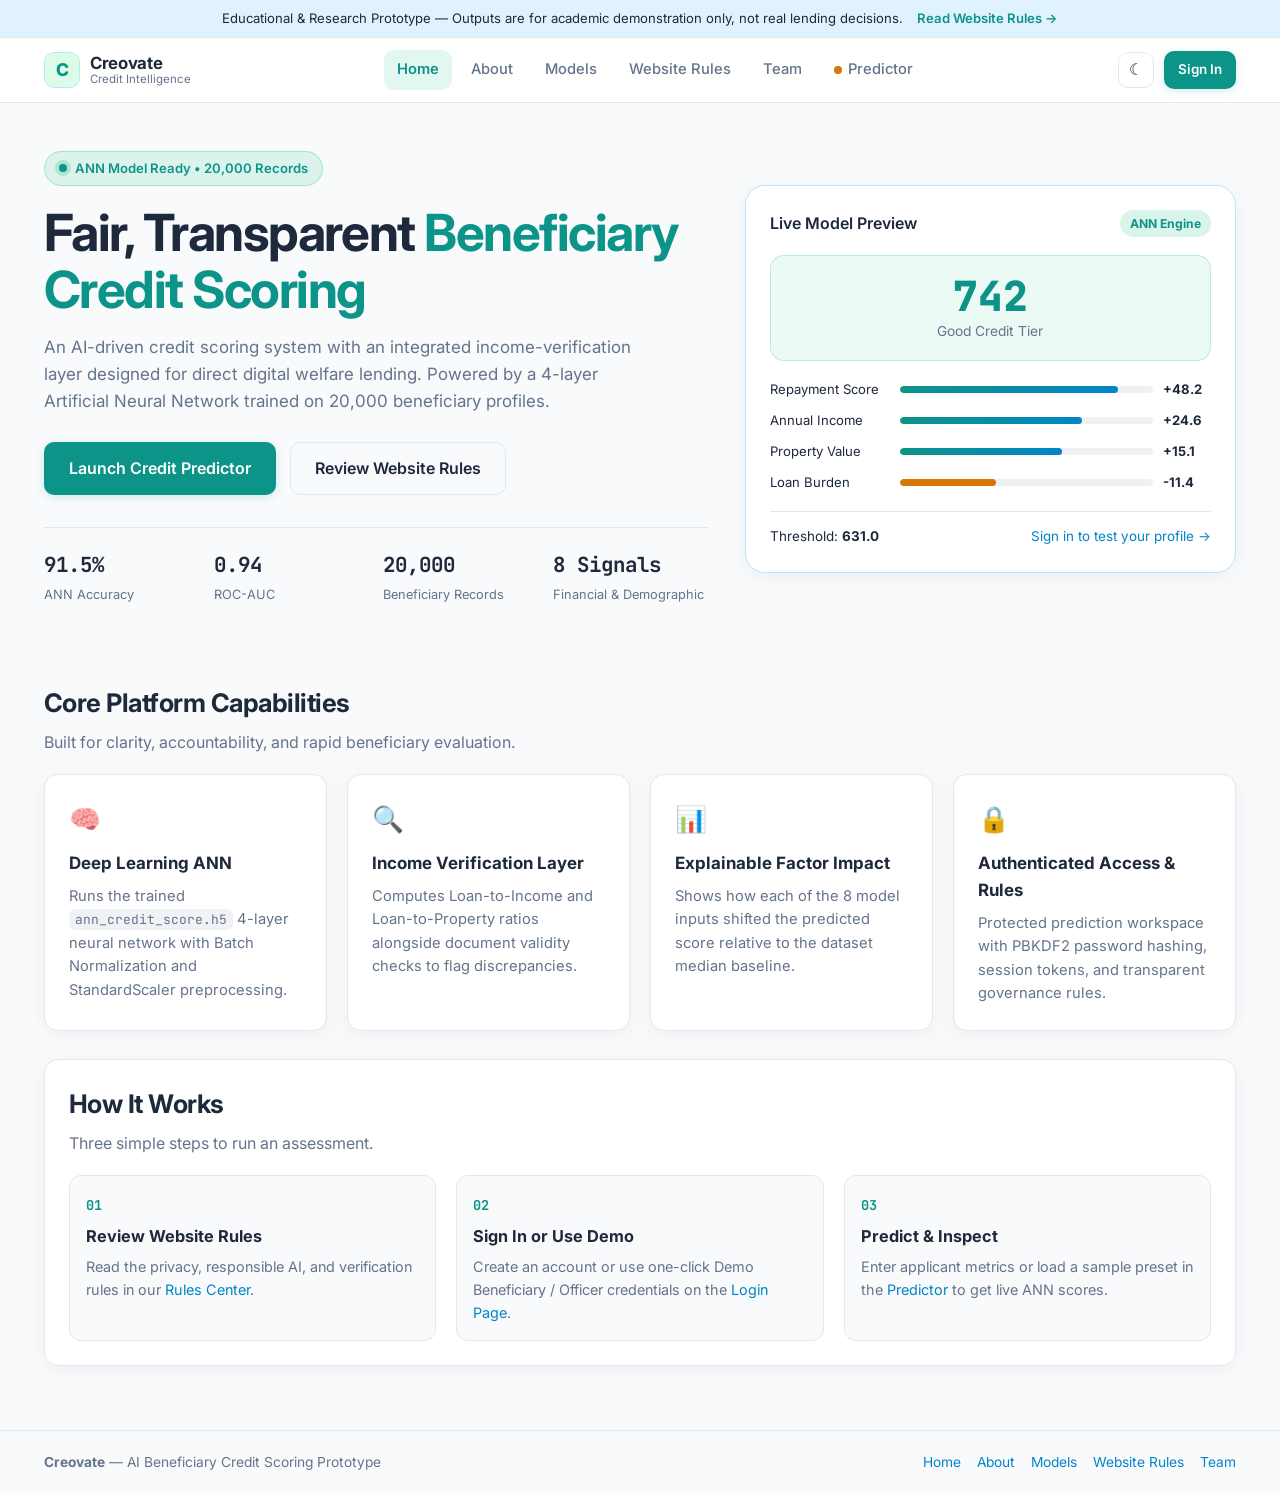
<file: index.html>
<!DOCTYPE html>
<html lang="en" data-theme="light">
<head>
  <meta charset="UTF-8" />
  <meta name="viewport" content="width=device-width, initial-scale=1.0" />
  <title>Creovate — AI Beneficiary Credit Score Predictor</title>
  <link rel="preconnect" href="https://fonts.googleapis.com" />
  <link rel="preconnect" href="https://fonts.gstatic.com" crossorigin />
  <link href="https://fonts.googleapis.com/css2?family=Inter:wght@400;500;600;700;800&family=JetBrains+Mono:wght@500;700&display=swap" rel="stylesheet" />
  <link rel="stylesheet" href="./styles.css" />
</head>
<body>
  <a class="skip-link" href="#main-content">Skip to main content</a>

  <!-- Top Educational Prototype Banner -->
  <div class="top-notice" role="region" aria-label="Prototype Notice">
    <span>Educational &amp; Research Prototype — Outputs are for academic demonstration only, not real lending decisions.</span>
    <a href="#rules" data-nav="rules">Read Website Rules &rarr;</a>
  </div>

  <!-- Sticky Navigation -->
  <header class="navbar">
    <div class="nav-inner">
      <a href="#home" class="brand" data-nav="home">
        <span class="brand-mark" aria-hidden="true">C</span>
        <span class="brand-text">
          <strong>Creovate</strong>
          <small>Credit Intelligence</small>
        </span>
      </a>

      <nav class="nav-links" id="nav-links" aria-label="Primary Navigation">
        <a href="#home" class="nav-link active" data-nav="home">Home</a>
        <a href="#about" class="nav-link" data-nav="about">About</a>
        <a href="#models" class="nav-link" data-nav="models">Models</a>
        <a href="#rules" class="nav-link" data-nav="rules">Website Rules</a>
        <a href="#team" class="nav-link" data-nav="team">Team</a>
        <a href="#predictor" class="nav-link nav-predictor" data-nav="predictor">
          <span class="lock-dot" id="predictor-lock-dot" title="Sign in required"></span>
          Predictor
        </a>
      </nav>

      <div class="nav-actions">
        <button class="icon-btn" id="theme-toggle" type="button" aria-label="Toggle color theme" title="Toggle Dark/Light Theme">
          <span id="theme-icon">&#9788;</span>
        </button>
        <div id="auth-nav-slot">
          <a href="#login" class="btn btn-primary btn-sm" data-nav="login">Sign In</a>
        </div>
        <button class="icon-btn mobile-menu-btn" id="mobile-menu-btn" type="button" aria-label="Open menu" aria-expanded="false">
          &#9776;
        </button>
      </div>
    </div>
  </header>

  <main id="main-content" class="container">
    <!-- ==================== HOME VIEW ==================== -->
    <section id="view-home" class="view active" aria-labelledby="home-title">
      <div class="hero">
        <div class="hero-copy">
          <div class="status-pill">
            <span class="pulse-dot"></span>
            <span id="hero-model-status">ANN Model Ready &bull; 20,000 Records</span>
          </div>
          <h1 id="home-title">Fair, Transparent <span class="gradient-text">Beneficiary Credit Scoring</span></h1>
          <p class="hero-subtitle">
            An AI-driven credit scoring system with an integrated income-verification layer designed for direct digital welfare lending. Powered by a 4-layer Artificial Neural Network trained on 20,000 beneficiary profiles.
          </p>
          <div class="hero-cta">
            <a href="#predictor" class="btn btn-primary btn-lg" data-nav="predictor">Launch Credit Predictor</a>
            <a href="#rules" class="btn btn-outline btn-lg" data-nav="rules">Review Website Rules</a>
          </div>
          <div class="hero-stats">
            <div class="stat-item">
              <strong>91.5%</strong>
              <span>ANN Accuracy</span>
            </div>
            <div class="stat-item">
              <strong>0.94</strong>
              <span>ROC-AUC</span>
            </div>
            <div class="stat-item">
              <strong>20,000</strong>
              <span>Beneficiary Records</span>
            </div>
            <div class="stat-item">
              <strong>8 Signals</strong>
              <span>Financial &amp; Demographic</span>
            </div>
          </div>
        </div>

        <div class="hero-visual">
          <div class="preview-card">
            <div class="preview-header">
              <span>Live Model Preview</span>
              <span class="badge badge-success">ANN Engine</span>
            </div>
            <div class="preview-score-ring">
              <div class="ring-value">742</div>
              <div class="ring-label">Good Credit Tier</div>
            </div>
            <div class="preview-bars">
              <div class="bar-row">
                <span>Repayment Score</span>
                <div class="bar-track"><div class="bar-fill" style="width: 86%"></div></div>
                <strong>+48.2</strong>
              </div>
              <div class="bar-row">
                <span>Annual Income</span>
                <div class="bar-track"><div class="bar-fill" style="width: 72%"></div></div>
                <strong>+24.6</strong>
              </div>
              <div class="bar-row">
                <span>Property Value</span>
                <div class="bar-track"><div class="bar-fill" style="width: 64%"></div></div>
                <strong>+15.1</strong>
              </div>
              <div class="bar-row">
                <span>Loan Burden</span>
                <div class="bar-track"><div class="bar-fill warn" style="width: 38%"></div></div>
                <strong>-11.4</strong>
              </div>
            </div>
            <div class="preview-footer">
              <span>Threshold: <strong id="home-threshold">619.0</strong></span>
              <a href="#login" data-nav="login">Sign in to test your profile &rarr;</a>
            </div>
          </div>
        </div>
      </div>

      <div class="section-header">
        <h2>Core Platform Capabilities</h2>
        <p>Built for clarity, accountability, and rapid beneficiary evaluation.</p>
      </div>
      <div class="grid-4">
        <article class="card feature-card">
          <div class="feature-icon">&#129504;</div>
          <h3>Deep Learning ANN</h3>
          <p>Runs the trained <code>ann_credit_score.h5</code> 4-layer neural network with Batch Normalization and StandardScaler preprocessing.</p>
        </article>
        <article class="card feature-card">
          <div class="feature-icon">&#128269;</div>
          <h3>Income Verification Layer</h3>
          <p>Computes Loan-to-Income and Loan-to-Property ratios alongside document validity checks to flag discrepancies.</p>
        </article>
        <article class="card feature-card">
          <div class="feature-icon">&#128202;</div>
          <h3>Explainable Factor Impact</h3>
          <p>Shows how each of the 8 model inputs shifted the predicted score relative to the dataset median baseline.</p>
        </article>
        <article class="card feature-card">
          <div class="feature-icon">&#128274;</div>
          <h3>Authenticated Access &amp; Rules</h3>
          <p>Protected prediction workspace with PBKDF2 password hashing, session tokens, and transparent governance rules.</p>
        </article>
      </div>

      <div class="card workflow-banner">
        <div class="section-header compact">
          <h2>How It Works</h2>
          <p>Three simple steps to run an assessment.</p>
        </div>
        <div class="grid-3">
          <div class="step-box">
            <span class="step-num">01</span>
            <h3>Review Website Rules</h3>
            <p>Read the privacy, responsible AI, and verification rules in our <a href="#rules" data-nav="rules">Rules Center</a>.</p>
          </div>
          <div class="step-box">
            <span class="step-num">02</span>
            <h3>Sign In or Use Demo</h3>
            <p>Create an account or use one-click Demo Beneficiary / Officer credentials on the <a href="#login" data-nav="login">Login Page</a>.</p>
          </div>
          <div class="step-box">
            <span class="step-num">03</span>
            <h3>Predict &amp; Inspect</h3>
            <p>Enter applicant metrics or load a sample preset in the <a href="#predictor" data-nav="predictor">Predictor</a> to get live ANN scores.</p>
          </div>
        </div>
      </div>
    </section>

    <!-- ==================== ABOUT & RESEARCH VIEW ==================== -->
    <section id="view-about" class="view" aria-labelledby="about-title">
      <div class="page-head">
        <h1 id="about-title">About &amp; Research Report</h1>
        <p>AI-Driven Beneficiary Credit Scoring System with Income Verification Layer for Direct Digital Lending (Creovate).</p>
      </div>

      <div class="about-layout">
        <aside class="card about-sidebar" aria-label="Research Chapters">
          <h3>Report Sections</h3>
          <div id="about-nav-list" class="about-nav-list"></div>
        </aside>
        <article class="card about-content" id="about-content-panel">
          <!-- Populated by JS -->
        </article>
      </div>
    </section>

    <!-- ==================== MODELS VIEW ==================== -->
    <section id="view-models" class="view" aria-labelledby="models-title">
      <div class="page-head">
        <h1 id="models-title">Model Architecture &amp; Benchmarks</h1>
        <p>Seven machine learning and deep learning models were evaluated. The 4-layer ANN achieved the strongest overall performance and powers the live predictor.</p>
      </div>

      <div class="card architecture-card">
        <h3>Deployed ANN Architecture (<code>ann_credit_score.h5</code>)</h3>
        <div class="arch-flow">
          <div class="arch-node"><strong>Input Layer</strong><span>8 Standardized Features</span></div>
          <span class="arch-arrow">&rarr;</span>
          <div class="arch-node"><strong>Dense (128)</strong><span>ReLU + BatchNorm + Dropout(0.3)</span></div>
          <span class="arch-arrow">&rarr;</span>
          <div class="arch-node"><strong>Dense (64)</strong><span>ReLU + BatchNorm + Dropout(0.2)</span></div>
          <span class="arch-arrow">&rarr;</span>
          <div class="arch-node"><strong>Dense (32)</strong><span>ReLU</span></div>
          <span class="arch-arrow">&rarr;</span>
          <div class="arch-node highlight"><strong>Output (1)</strong><span>Linear Credit Score</span></div>
        </div>
      </div>

      <div class="grid-2 models-grid" id="models-grid">
        <!-- Populated by JS -->
      </div>
    </section>

    <!-- ==================== WEBSITE RULES VIEW ==================== -->
    <section id="view-rules" class="view" aria-labelledby="rules-title">
      <div class="page-head">
        <h1 id="rules-title">Website Rules, Policies &amp; Governance</h1>
        <p>All users, lending officers, and researchers must follow these platform rules when using Creovate.</p>
      </div>

      <div class="card rules-consent-bar">
        <div>
          <h3>Platform Rules Acknowledgement</h3>
          <p id="rules-status-text">Confirm that you have read and understood the educational, privacy, and verification rules below.</p>
        </div>
        <button type="button" class="btn btn-primary" id="acknowledge-rules-btn">Acknowledge Rules</button>
      </div>

      <div class="grid-2">
        <article class="card rule-card">
          <span class="rule-tag">Rule 01 &bull; Scope</span>
          <h3>Educational &amp; Non-Lending Prototype</h3>
          <ul>
            <li>This application is an academic and research prototype built for demonstration.</li>
            <li>Predicted credit scores and eligibility flags <strong>must not</strong> be used to approve, reject, price, or deny real-world credit or welfare benefits.</li>
            <li>The eligibility threshold is derived dynamically from the dataset median (<code>~619</code>).</li>
          </ul>
        </article>

        <article class="card rule-card">
          <span class="rule-tag">Rule 02 &bull; Access &amp; Auth</span>
          <h3>Authentication &amp; Account Security</h3>
          <ul>
            <li>Access to the live Credit Score Predictor requires an authenticated session.</li>
            <li>Passwords must be at least 8 characters and are hashed using PBKDF2-HMAC-SHA256 with per-user salts.</li>
            <li>Do not share personal credentials; use the provided Demo accounts for quick evaluation.</li>
          </ul>
        </article>

        <article class="card rule-card">
          <span class="rule-tag">Rule 03 &bull; Privacy</span>
          <h3>Data Privacy &amp; PII Protection</h3>
          <ul>
            <li><strong>Never</strong> upload real applicant Aadhaar numbers, bank statements, government IDs, or private financial records.</li>
            <li>Uploaded applicant images are previewed locally in your browser and are not stored on any external server.</li>
            <li>Assessment history is scoped strictly to the signed-in user account.</li>
          </ul>
        </article>

        <article class="card rule-card">
          <span class="rule-tag">Rule 04 &bull; Verification</span>
          <h3>Income &amp; Document Verification Rules</h3>
          <ul>
            <li>Combined declared income sums <code>annual_income</code>, <code>joint_income</code>, and <code>business_income</code>.</li>
            <li>If <strong>Document Validity</strong> is <code>Expired</code> or <code>Not Provided</code>, or <strong>ID Verified</strong> is <code>No</code>, the assessment is automatically flagged for manual review.</li>
            <li>Loan-to-Income ratios exceeding <code>5.0x</code> trigger an automatic affordability warning.</li>
          </ul>
        </article>

        <article class="card rule-card">
          <span class="rule-tag">Rule 05 &bull; Fairness</span>
          <h3>Algorithmic Fairness &amp; Transparency</h3>
          <ul>
            <li>Sensitive identity attributes (<code>name</code>, <code>gender</code>, <code>region</code>, <code>user_id</code>) are excluded from the ANN inference vector.</li>
            <li>Every prediction includes a per-feature impact breakdown so decisions remain auditable and explainable.</li>
            <li>Human-in-the-loop review is mandatory whenever verification flags are raised.</li>
          </ul>
        </article>

        <article class="card rule-card">
          <span class="rule-tag">Rule 06 &bull; Acceptable Use</span>
          <h3>Input Validation &amp; Responsible Conduct</h3>
          <ul>
            <li>All numeric inputs must be non-negative; age must be between 18 and 100, and repayment score between 0 and 1000.</li>
            <li>Automated scraping, brute-force login attempts, or tampering with model artifacts is prohibited.</li>
            <li>Report any unexpected model behavior or data anomalies to the Creovate team.</li>
          </ul>
        </article>
      </div>
    </section>

    <!-- ==================== TEAM VIEW ==================== -->
    <section id="view-team" class="view" aria-labelledby="team-title">
      <div class="page-head">
        <h1 id="team-title">Creovate Research &amp; Engineering Team</h1>
        <p>The team behind the Beneficiary Credit Scoring &amp; Income Verification prototype.</p>
      </div>
      <div class="grid-4" id="team-grid">
        <!-- Populated by JS -->
      </div>
    </section>

    <!-- ==================== LOGIN / REGISTER VIEW ==================== -->
    <section id="view-login" class="view" aria-labelledby="login-title">
      <div class="auth-wrapper">
        <div class="card auth-card">
          <div class="auth-tabs" role="tablist">
            <button type="button" class="auth-tab active" id="tab-signin" role="tab" aria-selected="true">Sign In</button>
            <button type="button" class="auth-tab" id="tab-register" role="tab" aria-selected="false">Create Account</button>
          </div>

          <h1 id="login-title" class="auth-heading">Welcome back</h1>
          <p class="auth-sub" id="auth-subtext">Sign in to access the live ANN Credit Score Predictor and assessment history.</p>

          <div id="auth-error" class="alert alert-error hidden" role="alert"></div>

          <!-- Sign In Form -->
          <form id="signin-form" novalidate>
            <div class="field">
              <label for="signin-email">Email Address</label>
              <input id="signin-email" type="email" autocomplete="email" placeholder="you@example.com" required />
            </div>
            <div class="field">
              <label for="signin-password">Password</label>
              <div class="password-wrap">
                <input id="signin-password" type="password" autocomplete="current-password" placeholder="Enter your password" required />
                <button type="button" class="toggle-pw" data-target="signin-password" aria-label="Show password">Show</button>
              </div>
            </div>
            <button type="submit" class="btn btn-primary btn-full">Sign In</button>
          </form>

          <!-- Register Form -->
          <form id="register-form" class="hidden" novalidate>
            <div class="field">
              <label for="reg-name">Full Name</label>
              <input id="reg-name" type="text" autocomplete="name" placeholder="e.g. Aarohi Patel" required minlength="2" />
            </div>
            <div class="field">
              <label for="reg-email">Email Address</label>
              <input id="reg-email" type="email" autocomplete="email" placeholder="you@example.com" required />
            </div>
            <div class="field">
              <label for="reg-role">Account Role</label>
              <select id="reg-role">
                <option value="Beneficiary">Beneficiary</option>
                <option value="Lending Officer">Lending Officer</option>
                <option value="Researcher">Researcher</option>
              </select>
            </div>
            <div class="field">
              <label for="reg-password">Password (min 8 characters)</label>
              <div class="password-wrap">
                <input id="reg-password" type="password" autocomplete="new-password" placeholder="Create a strong password" required minlength="8" />
                <button type="button" class="toggle-pw" data-target="reg-password" aria-label="Show password">Show</button>
              </div>
            </div>
            <button type="submit" class="btn btn-primary btn-full">Create Account</button>
          </form>

          <div class="demo-divider"><span>Instant Demo Access</span></div>
          <div class="demo-buttons">
            <button type="button" class="btn btn-outline btn-sm" id="demo-beneficiary-btn">Demo Beneficiary</button>
            <button type="button" class="btn btn-outline btn-sm" id="demo-officer-btn">Demo Lending Officer</button>
          </div>
          <p class="auth-footnote">
            By signing in, you agree to abide by the <a href="#rules" data-nav="rules">Creovate Website Rules</a>.
          </p>
        </div>
      </div>
    </section>

    <!-- ==================== PREDICTOR WORKSPACE VIEW ==================== -->
    <section id="view-predictor" class="view" aria-labelledby="predictor-title">
      <div id="predictor-auth-gate" class="card auth-gate hidden">
        <div class="gate-icon">&#128274;</div>
        <h2>Sign In Required</h2>
        <p>To protect model integrity and track your assessment history, please sign in before running credit score predictions.</p>
        <div class="hero-cta">
          <a href="#login" class="btn btn-primary" data-nav="login">Go to Sign In</a>
          <button type="button" class="btn btn-outline" id="gate-demo-btn">Quick Demo Login</button>
        </div>
      </div>

      <div id="predictor-workspace" class="hidden">
        <div class="predictor-header">
          <div>
            <h1 id="predictor-title">Credit Score Predictor</h1>
            <p>Live inference powered by <code>ann_credit_score.h5</code> &bull; Eligibility threshold: <strong id="pred-threshold-label">619.00</strong></p>
          </div>
          <div class="preset-bar" id="preset-bar">
            <!-- Populated by JS -->
          </div>
        </div>

        <div class="predictor-grid">
          <!-- Left: Input Form -->
          <form id="predict-form" class="card predictor-form-card" novalidate>
            <div class="form-section-title">
              <h3>1. Applicant &amp; Document Profile</h3>
              <span class="helper-chip">Excluded from ANN vector (Fairness Rule)</span>
            </div>

            <div class="form-grid-2">
              <div class="field">
                <label for="p-name">Applicant Name</label>
                <input id="p-name" type="text" value="Aarohi Patel" required />
              </div>
              <div class="field">
                <label for="p-gender">Gender</label>
                <select id="p-gender">
                  <option value="Female">Female</option>
                  <option value="Male">Male</option>
                  <option value="Other">Other</option>
                </select>
              </div>
              <div class="field">
                <label for="p-region">Region</label>
                <input id="p-region" type="text" value="Hyderabad" />
              </div>
              <div class="field">
                <label for="p-occupation">Occupation</label>
                <input id="p-occupation" type="text" value="Self-Employed" />
              </div>
              <div class="field">
                <label for="p-id-verified">ID Verified</label>
                <select id="p-id-verified">
                  <option value="Yes">Yes</option>
                  <option value="No">No</option>
                </select>
              </div>
              <div class="field">
                <label for="p-doc-validity">Document Validity</label>
                <select id="p-doc-validity">
                  <option value="Valid">Valid</option>
                  <option value="Expired">Expired</option>
                  <option value="Not Provided">Not Provided</option>
                </select>
              </div>
            </div>

            <div class="field">
              <label for="p-image">Applicant Document / Photo Preview (Optional, local only)</label>
              <input id="p-image" type="file" accept="image/png,image/jpeg" />
              <div id="image-preview-box" class="image-preview-box hidden">
                <img id="image-preview-img" alt="Applicant preview" />
                <button type="button" class="btn btn-outline btn-sm" id="clear-image-btn">Remove</button>
              </div>
            </div>

            <hr class="divider" />

            <div class="form-section-title">
              <h3>2. Financial &amp; Credit Signals (8 ANN Features)</h3>
              <button type="button" class="btn-link" id="reset-medians-btn">Reset to Dataset Medians</button>
            </div>

            <div class="form-grid-2">
              <div class="field">
                <label for="f-annual_income">Annual Income (&#8377;)</label>
                <input id="f-annual_income" type="number" min="0" step="1000" required />
              </div>
              <div class="field">
                <label for="f-joint_income">Joint Income (&#8377;)</label>
                <input id="f-joint_income" type="number" min="0" step="1000" required />
              </div>
              <div class="field">
                <label for="f-business_income">Business Income (&#8377;)</label>
                <input id="f-business_income" type="number" min="0" step="1000" required />
              </div>
              <div class="field">
                <label for="f-property_value">Property Value (&#8377;)</label>
                <input id="f-property_value" type="number" min="0" step="10000" required />
              </div>
              <div class="field">
                <label for="f-loan_amount">Requested Loan Amount (&#8377;)</label>
                <input id="f-loan_amount" type="number" min="0" step="5000" required />
              </div>
              <div class="field">
                <label for="f-repayment_score">Repayment Score (0–1000)</label>
                <input id="f-repayment_score" type="number" min="0" max="1000" step="1" required />
              </div>
              <div class="field">
                <label for="f-beneficiary_count">Household Beneficiaries (1–30)</label>
                <input id="f-beneficiary_count" type="number" min="1" max="30" step="1" required />
              </div>
              <div class="field">
                <label for="f-age">Applicant Age (18–100)</label>
                <input id="f-age" type="number" min="18" max="100" step="1" required />
              </div>
            </div>

            <div id="predict-error" class="alert alert-error hidden" role="alert"></div>

            <button type="submit" class="btn btn-primary btn-lg btn-full" id="predict-submit-btn">
              Run ANN Credit Score Prediction
            </button>
          </form>

          <!-- Right: Results Panel -->
          <div class="results-column">
            <div class="card result-card" id="result-card">
              <div class="result-placeholder" id="result-placeholder">
                <div class="placeholder-icon">&#128200;</div>
                <h3>Ready for Assessment</h3>
                <p>Fill in the applicant signals or choose a sample preset, then click <strong>Run ANN Credit Score Prediction</strong>.</p>
              </div>

              <div id="result-content" class="hidden">
                <div class="result-top">
                  <span class="badge" id="res-tier-badge">Good</span>
                  <span class="result-meta" id="res-applicant-label">Applicant</span>
                </div>

                <!-- SVG Gauge -->
                <div class="gauge-wrap">
                  <svg viewBox="0 0 220 125" class="gauge-svg" aria-label="Credit Score Gauge">
                    <path d="M 20 110 A 90 90 0 0 1 200 110" class="gauge-bg" />
                    <path d="M 20 110 A 90 90 0 0 1 200 110" class="gauge-arc" id="gauge-arc" />
                  </svg>
                  <div class="gauge-center">
                    <div class="gauge-score" id="res-score">--</div>
                    <div class="gauge-range">Scale: 300 – 900</div>
                  </div>
                </div>

                <div id="res-eligibility-banner" class="eligibility-banner"></div>

                <div class="verification-box">
                  <div class="verif-head">
                    <h4>Income &amp; Document Verification</h4>
                    <span class="badge" id="res-verif-badge">Verified</span>
                  </div>
                  <div class="verif-metrics">
                    <div>
                      <small>Combined Income</small>
                      <strong id="res-total-income">--</strong>
                    </div>
                    <div>
                      <small>Loan / Income</small>
                      <strong id="res-lti">--</strong>
                    </div>
                    <div>
                      <small>Loan / Property</small>
                      <strong id="res-ltp">--</strong>
                    </div>
                  </div>
                  <ul id="res-verif-flags" class="verif-flags"></ul>
                </div>

                <div class="impacts-box">
                  <h4>Feature Impact Breakdown (vs. Median)</h4>
                  <div id="res-impacts-list" class="impacts-list"></div>
                </div>
              </div>
            </div>

            <div class="card history-card">
              <div class="history-head">
                <h3>Recent Assessments</h3>
                <button type="button" class="btn-link" id="refresh-history-btn">Refresh</button>
              </div>
              <div id="history-container" class="history-container">
                <p class="muted">No assessments recorded yet in this account.</p>
              </div>
            </div>
          </div>
        </div>
      </div>
    </section>
  </main>

  <footer class="footer">
    <div class="container footer-inner">
      <div>
        <strong>Creovate</strong> &mdash; AI Beneficiary Credit Scoring Prototype
      </div>
      <div class="footer-links">
        <a href="#home" data-nav="home">Home</a>
        <a href="#about" data-nav="about">About</a>
        <a href="#models" data-nav="models">Models</a>
        <a href="#rules" data-nav="rules">Website Rules</a>
        <a href="#team" data-nav="team">Team</a>
      </div>
    </div>
  </footer>

  <div id="toast" class="toast hidden" role="status" aria-live="polite"></div>
  <script src="./app.js"></script>
</body>
</html>
</file>
<file: styles.css>
:root {
  /* 3-Color Light Palette:
     1. Soft Off-White (#f8fafc / #ffffff)
     2. Soft Sky Blue (#e0f2fe / #0284c7)
     3. Soft Mint Sage (#dcfce7 / #0d9488) */
  --bg: #f8fafc;
  --bg-elevated: #ffffff;
  --bg-card: #ffffff;
  --bg-input: #f1f5f9;
  --sky-soft: #e0f2fe;
  --mint-soft: #dcfce7;
  --border: #e2e8f0;
  --border-strong: #bae6fd;
  --text: #1e293b;
  --text-muted: #64748b;
  --primary: #0d9488;
  --primary-hover: #0f766e;
  --accent: #0284c7;
  --warn: #d97706;
  --danger: #dc2626;
  --shadow: 0 4px 20px rgba(15, 23, 42, 0.05);
  --radius: 14px;
  --radius-sm: 10px;
  --font-sans: 'Inter', -apple-system, BlinkMacSystemFont, 'Segoe UI', sans-serif;
  --font-mono: 'JetBrains Mono', ui-monospace, SFMono-Regular, monospace;
}

[data-theme="dark"] {
  --bg: #0f172a;
  --bg-elevated: #1e293b;
  --bg-card: #1e293b;
  --bg-input: #0f172a;
  --sky-soft: rgba(56, 189, 248, 0.14);
  --mint-soft: rgba(52, 211, 153, 0.14);
  --border: rgba(148, 163, 184, 0.2);
  --border-strong: rgba(56, 189, 248, 0.35);
  --text: #f1f5f9;
  --text-muted: #94a3b8;
  --shadow: 0 12px 32px rgba(0, 0, 0, 0.3);
}

*, *::before, *::after { box-sizing: border-box; }

html, body {
  margin: 0;
  padding: 0;
  font-family: var(--font-sans);
  background: var(--bg);
  color: var(--text);
  line-height: 1.6;
  min-height: 100vh;
}

body {
  background-color: var(--bg);
}

a { color: var(--accent); text-decoration: none; }
a:hover { text-decoration: underline; }

code {
  font-family: var(--font-mono);
  font-size: 0.88em;
  background: rgba(148, 163, 184, 0.14);
  padding: 2px 6px;
  border-radius: 6px;
}

.hidden { display: none !important; }
.muted { color: var(--text-muted); font-size: 0.92rem; }

.skip-link {
  position: absolute;
  left: -9999px;
  top: 0;
  background: var(--primary);
  color: #fff;
  padding: 8px 14px;
  z-index: 999;
}
.skip-link:focus { left: 12px; top: 12px; border-radius: 8px; }

/* Top Notice */
.top-notice {
  background: var(--sky-soft);
  border-bottom: 1px solid var(--border);
  padding: 8px 20px;
  font-size: 0.82rem;
  display: flex;
  justify-content: center;
  align-items: center;
  gap: 14px;
  flex-wrap: wrap;
  text-align: center;
}
.top-notice a { font-weight: 600; color: var(--primary); }

/* Navbar */
.navbar {
  position: sticky;
  top: 0;
  z-index: 100;
  backdrop-filter: blur(12px);
  background: rgba(255, 255, 255, 0.92);
  border-bottom: 1px solid var(--border);
}
[data-theme="dark"] .navbar { background: rgba(15, 23, 42, 0.88); }

.nav-inner {
  max-width: 1240px;
  margin: 0 auto;
  padding: 12px 24px;
  display: flex;
  align-items: center;
  justify-content: space-between;
  gap: 16px;
}

.brand {
  display: flex;
  align-items: center;
  gap: 10px;
  color: var(--text);
  text-decoration: none !important;
}
.brand-mark {
  width: 36px;
  height: 36px;
  border-radius: 10px;
  background: var(--mint-soft);
  border: 1px solid var(--border-strong);
  color: var(--primary);
  font-weight: 800;
  display: grid;
  place-items: center;
  font-size: 1.1rem;
}
.brand-text { display: flex; flex-direction: column; line-height: 1.1; }
.brand-text strong { font-size: 1.05rem; letter-spacing: -0.02em; }
.brand-text small { font-size: 0.72rem; color: var(--text-muted); }

.nav-links {
  display: flex;
  align-items: center;
  gap: 6px;
}
.nav-link {
  color: var(--text-muted);
  padding: 8px 13px;
  border-radius: 10px;
  font-size: 0.92rem;
  font-weight: 500;
  transition: 0.2s ease;
  text-decoration: none !important;
  display: inline-flex;
  align-items: center;
  gap: 6px;
}
.nav-link:hover { color: var(--text); background: rgba(148, 163, 184, 0.1); }
.nav-link.active {
  color: var(--primary);
  background: rgba(16, 185, 129, 0.12);
  font-weight: 600;
}

.lock-dot {
  width: 8px;
  height: 8px;
  border-radius: 50%;
  background: var(--warn);
  display: inline-block;
}
.lock-dot.unlocked { background: var(--primary); }

.nav-actions { display: flex; align-items: center; gap: 10px; }

.user-pill {
  display: inline-flex;
  align-items: center;
  gap: 8px;
  background: var(--bg-card);
  border: 1px solid var(--border);
  padding: 5px 10px 5px 12px;
  border-radius: 999px;
  font-size: 0.84rem;
}
.user-role {
  font-size: 0.72rem;
  background: rgba(16, 185, 129, 0.16);
  color: var(--primary);
  padding: 2px 8px;
  border-radius: 999px;
  font-weight: 600;
}

/* Buttons */
.btn {
  display: inline-flex;
  align-items: center;
  justify-content: center;
  gap: 8px;
  font-family: inherit;
  font-weight: 600;
  border-radius: var(--radius-sm);
  border: 1px solid transparent;
  cursor: pointer;
  transition: 0.2s ease;
  text-decoration: none !important;
  padding: 10px 18px;
  font-size: 0.94rem;
}
.btn-sm { padding: 7px 13px; font-size: 0.84rem; }
.btn-lg { padding: 13px 24px; font-size: 1rem; }
.btn-full { width: 100%; }

.btn-primary {
  background: var(--primary);
  color: #ffffff;
  box-shadow: 0 2px 8px rgba(13, 148, 136, 0.18);
}
.btn-primary:hover { background: var(--primary-hover); transform: translateY(-1px); }

.btn-outline {
  background: transparent;
  color: var(--text);
  border-color: var(--border);
}
.btn-outline:hover { border-color: var(--border-strong); background: rgba(148, 163, 184, 0.08); }

.btn-link {
  background: none;
  border: none;
  color: var(--accent);
  font-weight: 600;
  font-size: 0.85rem;
  cursor: pointer;
  padding: 0;
}

.icon-btn {
  background: var(--bg-card);
  border: 1px solid var(--border);
  color: var(--text);
  width: 36px;
  height: 36px;
  border-radius: 10px;
  cursor: pointer;
  display: grid;
  place-items: center;
  font-size: 1rem;
}
.mobile-menu-btn { display: none; }

/* Layout */
.container {
  max-width: 1240px;
  margin: 0 auto;
  padding: 32px 24px 64px;
}

.view { display: none; animation: fadeIn 0.22s ease; }
.view.active { display: block; }
@keyframes fadeIn { from { opacity: 0; transform: translateY(6px); } to { opacity: 1; transform: translateY(0); } }

.card {
  background: var(--bg-card);
  border: 1px solid var(--border);
  border-radius: var(--radius);
  padding: 24px;
  box-shadow: var(--shadow);
}

.grid-2 { display: grid; grid-template-columns: repeat(2, minmax(0, 1fr)); gap: 20px; }
.grid-3 { display: grid; grid-template-columns: repeat(3, minmax(0, 1fr)); gap: 20px; }
.grid-4 { display: grid; grid-template-columns: repeat(4, minmax(0, 1fr)); gap: 20px; }

/* Hero */
.hero {
  display: grid;
  grid-template-columns: 1.15fr 0.85fr;
  gap: 36px;
  align-items: center;
  padding: 16px 0 48px;
}
.status-pill {
  display: inline-flex;
  align-items: center;
  gap: 8px;
  padding: 6px 14px;
  border-radius: 999px;
  background: rgba(16, 185, 129, 0.12);
  border: 1px solid rgba(16, 185, 129, 0.28);
  color: var(--primary);
  font-size: 0.82rem;
  font-weight: 600;
  margin-bottom: 18px;
}
.pulse-dot {
  width: 8px;
  height: 8px;
  border-radius: 50%;
  background: var(--primary);
  box-shadow: 0 0 0 4px rgba(16, 185, 129, 0.22);
}

.hero h1 {
  font-size: clamp(2.1rem, 4vw, 3.25rem);
  line-height: 1.12;
  letter-spacing: -0.03em;
  margin: 0 0 16px;
}
.gradient-text {
  color: var(--primary);
}
.hero-subtitle {
  font-size: 1.06rem;
  color: var(--text-muted);
  margin: 0 0 26px;
  max-width: 600px;
}
.hero-cta { display: flex; gap: 14px; flex-wrap: wrap; margin-bottom: 32px; }

.hero-stats {
  display: grid;
  grid-template-columns: repeat(4, minmax(0, 1fr));
  gap: 14px;
  padding-top: 20px;
  border-top: 1px solid var(--border);
}
.stat-item strong { display: block; font-size: 1.3rem; font-family: var(--font-mono); }
.stat-item span { font-size: 0.8rem; color: var(--text-muted); }

/* Preview Card */
.preview-card {
  background: var(--bg-card);
  border: 1px solid var(--border-strong);
  border-radius: 20px;
  padding: 24px;
  box-shadow: var(--shadow);
}
.preview-header { display: flex; justify-content: space-between; align-items: center; margin-bottom: 18px; font-weight: 600; }
.preview-score-ring {
  text-align: center;
  padding: 18px;
  border-radius: 14px;
  background: rgba(16, 185, 129, 0.08);
  border: 1px solid rgba(16, 185, 129, 0.22);
  margin-bottom: 18px;
}
.ring-value { font-size: 2.6rem; font-weight: 800; font-family: var(--font-mono); color: var(--primary); line-height: 1.1; }
.ring-label { font-size: 0.86rem; color: var(--text-muted); }

.preview-bars { display: flex; flex-direction: column; gap: 10px; margin-bottom: 18px; }
.bar-row { display: grid; grid-template-columns: 120px 1fr 48px; align-items: center; gap: 10px; font-size: 0.82rem; }
.bar-track { height: 7px; border-radius: 999px; background: rgba(148, 163, 184, 0.16); overflow: hidden; }
.bar-fill { height: 100%; background: linear-gradient(90deg, var(--primary), var(--accent)); border-radius: 999px; }
.bar-fill.warn { background: var(--warn); }

.preview-footer {
  display: flex;
  justify-content: space-between;
  align-items: center;
  font-size: 0.84rem;
  padding-top: 14px;
  border-top: 1px solid var(--border);
}

/* Sections */
.section-header { margin: 28px 0 18px; }
.section-header h2 { margin: 0 0 6px; font-size: 1.6rem; letter-spacing: -0.02em; }
.section-header p { margin: 0; color: var(--text-muted); }
.section-header.compact { margin-top: 0; }

.page-head { margin-bottom: 26px; }
.page-head h1 { margin: 0 0 8px; font-size: 2rem; letter-spacing: -0.025em; }
.page-head p { margin: 0; color: var(--text-muted); max-width: 720px; }

.feature-icon { font-size: 1.6rem; margin-bottom: 10px; }
.feature-card h3 { margin: 0 0 8px; font-size: 1.06rem; }
.feature-card p { margin: 0; color: var(--text-muted); font-size: 0.92rem; }

.workflow-banner { margin-top: 28px; }
.step-box {
  padding: 16px;
  border-radius: 12px;
  background: rgba(148, 163, 184, 0.06);
  border: 1px solid var(--border);
}
.step-num { font-family: var(--font-mono); color: var(--primary); font-weight: 700; font-size: 0.85rem; }
.step-box h3 { margin: 6px 0; font-size: 1.02rem; }
.step-box p { margin: 0; font-size: 0.9rem; color: var(--text-muted); }

/* Badges */
.badge {
  display: inline-flex;
  align-items: center;
  padding: 4px 10px;
  border-radius: 999px;
  font-size: 0.76rem;
  font-weight: 700;
}
.badge-success { background: rgba(16, 185, 129, 0.16); color: var(--primary); }
.badge-warn { background: rgba(245, 158, 11, 0.16); color: var(--warn); }
.badge-danger { background: rgba(239, 68, 68, 0.16); color: var(--danger); }
.badge-info { background: rgba(6, 182, 212, 0.16); color: var(--accent); }

/* About */
.about-layout { display: grid; grid-template-columns: 280px 1fr; gap: 22px; align-items: start; }
.about-sidebar h3 { margin: 0 0 12px; font-size: 1rem; }
.about-nav-list { display: flex; flex-direction: column; gap: 6px; }
.about-nav-btn {
  text-align: left;
  background: transparent;
  border: 1px solid transparent;
  color: var(--text-muted);
  padding: 10px 12px;
  border-radius: 10px;
  cursor: pointer;
  font-family: inherit;
  font-size: 0.88rem;
  font-weight: 500;
}
.about-nav-btn:hover { background: rgba(148, 163, 184, 0.08); color: var(--text); }
.about-nav-btn.active {
  background: rgba(16, 185, 129, 0.14);
  border-color: rgba(16, 185, 129, 0.35);
  color: var(--primary);
  font-weight: 600;
}
.about-content h2 { margin-top: 0; }
.about-content p { white-space: pre-line; color: var(--text-muted); }

/* Models */
.architecture-card { margin-bottom: 24px; }
.architecture-card h3 { margin: 0 0 16px; }
.arch-flow { display: flex; align-items: center; gap: 10px; flex-wrap: wrap; }
.arch-node {
  flex: 1;
  min-width: 150px;
  padding: 12px 14px;
  border-radius: 12px;
  background: rgba(148, 163, 184, 0.08);
  border: 1px solid var(--border);
}
.arch-node strong { display: block; font-size: 0.92rem; }
.arch-node span { font-size: 0.78rem; color: var(--text-muted); }
.arch-node.highlight { border-color: var(--primary); background: rgba(16, 185, 129, 0.12); }
.arch-arrow { color: var(--accent); font-weight: 700; }

/* Rules */
.rules-consent-bar {
  display: flex;
  justify-content: space-between;
  align-items: center;
  gap: 20px;
  margin-bottom: 22px;
  border-color: var(--border-strong);
}
.rules-consent-bar h3 { margin: 0 0 4px; }
.rules-consent-bar p { margin: 0; color: var(--text-muted); font-size: 0.92rem; }
.rule-tag {
  display: inline-block;
  font-family: var(--font-mono);
  font-size: 0.76rem;
  color: var(--accent);
  margin-bottom: 8px;
}
.rule-card h3 { margin: 0 0 10px; }
.rule-card ul { margin: 0; padding-left: 18px; color: var(--text-muted); font-size: 0.92rem; }
.rule-card li { margin-bottom: 6px; }

/* Auth */
.auth-wrapper { display: flex; justify-content: center; padding: 24px 0; }
.auth-card { width: 100%; max-width: 460px; }
.auth-tabs {
  display: grid;
  grid-template-columns: 1fr 1fr;
  gap: 8px;
  background: var(--bg-input);
  padding: 5px;
  border-radius: 12px;
  margin-bottom: 20px;
}
.auth-tab {
  background: transparent;
  border: none;
  color: var(--text-muted);
  padding: 9px;
  border-radius: 9px;
  font-weight: 600;
  cursor: pointer;
}
.auth-tab.active { background: var(--bg-elevated); color: var(--text); box-shadow: 0 2px 8px rgba(0,0,0,0.2); }
.auth-heading { margin: 0 0 6px; font-size: 1.5rem; }
.auth-sub { margin: 0 0 18px; color: var(--text-muted); font-size: 0.92rem; }

.field { margin-bottom: 14px; }
.field label { display: block; font-size: 0.84rem; font-weight: 600; margin-bottom: 6px; }
.field input, .field select {
  width: 100%;
  padding: 10px 12px;
  border-radius: var(--radius-sm);
  border: 1px solid var(--border);
  background: var(--bg-input);
  color: var(--text);
  font-family: inherit;
  font-size: 0.94rem;
}
.field input:focus, .field select:focus {
  outline: none;
  border-color: var(--accent);
  box-shadow: 0 0 0 3px rgba(6, 182, 212, 0.16);
}

.password-wrap { position: relative; display: flex; align-items: center; }
.password-wrap input { padding-right: 64px; }
.toggle-pw {
  position: absolute;
  right: 10px;
  background: none;
  border: none;
  color: var(--accent);
  font-size: 0.8rem;
  font-weight: 600;
  cursor: pointer;
}

.demo-divider {
  display: flex;
  align-items: center;
  gap: 10px;
  margin: 18px 0 12px;
  color: var(--text-muted);
  font-size: 0.8rem;
}
.demo-divider::before, .demo-divider::after {
  content: "";
  flex: 1;
  height: 1px;
  background: var(--border);
}
.demo-buttons { display: grid; grid-template-columns: 1fr 1fr; gap: 10px; }
.auth-footnote { text-align: center; font-size: 0.82rem; color: var(--text-muted); margin: 14px 0 0; }

.alert { padding: 10px 14px; border-radius: 10px; font-size: 0.88rem; margin-bottom: 14px; }
.alert-error { background: rgba(239, 68, 68, 0.14); border: 1px solid rgba(239, 68, 68, 0.35); color: #fca5a5; }
[data-theme="light"] .alert-error { color: #b91c1c; }

/* Predictor */
.auth-gate { text-align: center; max-width: 540px; margin: 40px auto; padding: 40px 28px; }
.gate-icon { font-size: 2.5rem; margin-bottom: 10px; }
.auth-gate .hero-cta { justify-content: center; margin-top: 20px; margin-bottom: 0; }

.predictor-header {
  display: flex;
  justify-content: space-between;
  align-items: flex-end;
  gap: 16px;
  flex-wrap: wrap;
  margin-bottom: 22px;
}
.predictor-header h1 { margin: 0 0 4px; font-size: 1.9rem; }
.predictor-header p { margin: 0; color: var(--text-muted); }
.preset-bar { display: flex; gap: 8px; flex-wrap: wrap; }

.predictor-grid { display: grid; grid-template-columns: 1.1fr 0.9fr; gap: 24px; align-items: start; }
.form-section-title { display: flex; justify-content: space-between; align-items: center; gap: 10px; margin-bottom: 14px; flex-wrap: wrap; }
.form-section-title h3 { margin: 0; font-size: 1.04rem; }
.helper-chip { font-size: 0.74rem; color: var(--text-muted); background: rgba(148, 163, 184, 0.12); padding: 3px 9px; border-radius: 999px; }
.form-grid-2 { display: grid; grid-template-columns: 1fr 1fr; gap: 12px; }
.divider { border: none; border-top: 1px solid var(--border); margin: 18px 0; }

.image-preview-box {
  margin-top: 10px;
  display: flex;
  align-items: center;
  gap: 12px;
}
.image-preview-box img { width: 64px; height: 64px; object-fit: cover; border-radius: 10px; border: 1px solid var(--border); }

.results-column { display: flex; flex-direction: column; gap: 20px; }
.result-placeholder { text-align: center; padding: 34px 14px; color: var(--text-muted); }
.placeholder-icon { font-size: 2.2rem; margin-bottom: 8px; }

.result-top { display: flex; justify-content: space-between; align-items: center; margin-bottom: 10px; }
.result-meta { font-size: 0.86rem; color: var(--text-muted); font-weight: 600; }

.gauge-wrap { position: relative; max-width: 240px; margin: 6px auto 14px; }
.gauge-svg { width: 100%; display: block; }
.gauge-bg { fill: none; stroke: rgba(148, 163, 184, 0.2); stroke-width: 16; stroke-linecap: round; }
.gauge-arc {
  fill: none;
  stroke: var(--primary);
  stroke-width: 16;
  stroke-linecap: round;
  stroke-dasharray: 283;
  stroke-dashoffset: 283;
  transition: stroke-dashoffset 0.7s ease, stroke 0.3s ease;
}
.gauge-center { position: absolute; left: 0; right: 0; bottom: 8px; text-align: center; }
.gauge-score { font-size: 2.2rem; font-weight: 800; font-family: var(--font-mono); line-height: 1; }
.gauge-range { font-size: 0.76rem; color: var(--text-muted); }

.eligibility-banner {
  padding: 12px 14px;
  border-radius: 12px;
  font-size: 0.9rem;
  font-weight: 600;
  margin-bottom: 16px;
}
.eligibility-banner.ok { background: rgba(16, 185, 129, 0.14); border: 1px solid rgba(16, 185, 129, 0.35); color: var(--primary); }
.eligibility-banner.no { background: rgba(245, 158, 11, 0.14); border: 1px solid rgba(245, 158, 11, 0.35); color: var(--warn); }

.verification-box, .impacts-box {
  padding-top: 14px;
  border-top: 1px solid var(--border);
  margin-top: 14px;
}
.verif-head { display: flex; justify-content: space-between; align-items: center; margin-bottom: 10px; }
.verif-head h4, .impacts-box h4 { margin: 0 0 10px; font-size: 0.95rem; }
.verif-head h4 { margin-bottom: 0; }
.verif-metrics { display: grid; grid-template-columns: repeat(3, 1fr); gap: 8px; margin-bottom: 10px; }
.verif-metrics div { background: rgba(148, 163, 184, 0.08); padding: 8px 10px; border-radius: 10px; }
.verif-metrics small { display: block; font-size: 0.72rem; color: var(--text-muted); }
.verif-metrics strong { font-size: 0.88rem; font-family: var(--font-mono); }
.verif-flags { margin: 0; padding-left: 18px; font-size: 0.84rem; color: var(--warn); }

.impacts-list { display: flex; flex-direction: column; gap: 8px; }
.impact-row { display: grid; grid-template-columns: 135px 1fr 56px; align-items: center; gap: 8px; font-size: 0.82rem; }
.impact-val { text-align: right; font-family: var(--font-mono); font-weight: 600; }
.impact-val.pos { color: var(--primary); }
.impact-val.neg { color: var(--danger); }

.history-head { display: flex; justify-content: space-between; align-items: center; margin-bottom: 12px; }
.history-head h3 { margin: 0; font-size: 1rem; }
.history-table { width: 100%; border-collapse: collapse; font-size: 0.84rem; }
.history-table th, .history-table td { text-align: left; padding: 8px 6px; border-bottom: 1px solid var(--border); }
.history-table th { color: var(--text-muted); font-weight: 600; }

/* Footer */
.footer { border-top: 1px solid var(--border); padding: 20px 0; }
.footer-inner { display: flex; justify-content: space-between; align-items: center; gap: 16px; flex-wrap: wrap; padding-top: 0; padding-bottom: 0; font-size: 0.86rem; color: var(--text-muted); }
.footer-links { display: flex; gap: 16px; }

/* Toast */
.toast {
  position: fixed;
  bottom: 22px;
  right: 22px;
  background: var(--bg-elevated);
  border: 1px solid var(--border-strong);
  color: var(--text);
  padding: 12px 18px;
  border-radius: 12px;
  box-shadow: var(--shadow);
  z-index: 200;
  font-size: 0.9rem;
  font-weight: 500;
}

/* Responsive */
@media (max-width: 980px) {
  .hero, .predictor-grid, .about-layout { grid-template-columns: 1fr; }
  .grid-4 { grid-template-columns: repeat(2, minmax(0, 1fr)); }
}
@media (max-width: 720px) {
  .mobile-menu-btn { display: grid; }
  .nav-links {
    display: none;
    position: absolute;
    top: 61px;
    left: 0;
    right: 0;
    background: var(--bg-elevated);
    border-bottom: 1px solid var(--border);
    flex-direction: column;
    padding: 12px 20px;
    align-items: stretch;
  }
  .nav-links.open { display: flex; }
  .grid-2, .grid-3, .grid-4, .form-grid-2, .hero-stats { grid-template-columns: 1fr; }
  .rules-consent-bar { flex-direction: column; align-items: flex-start; }
}
</file>
